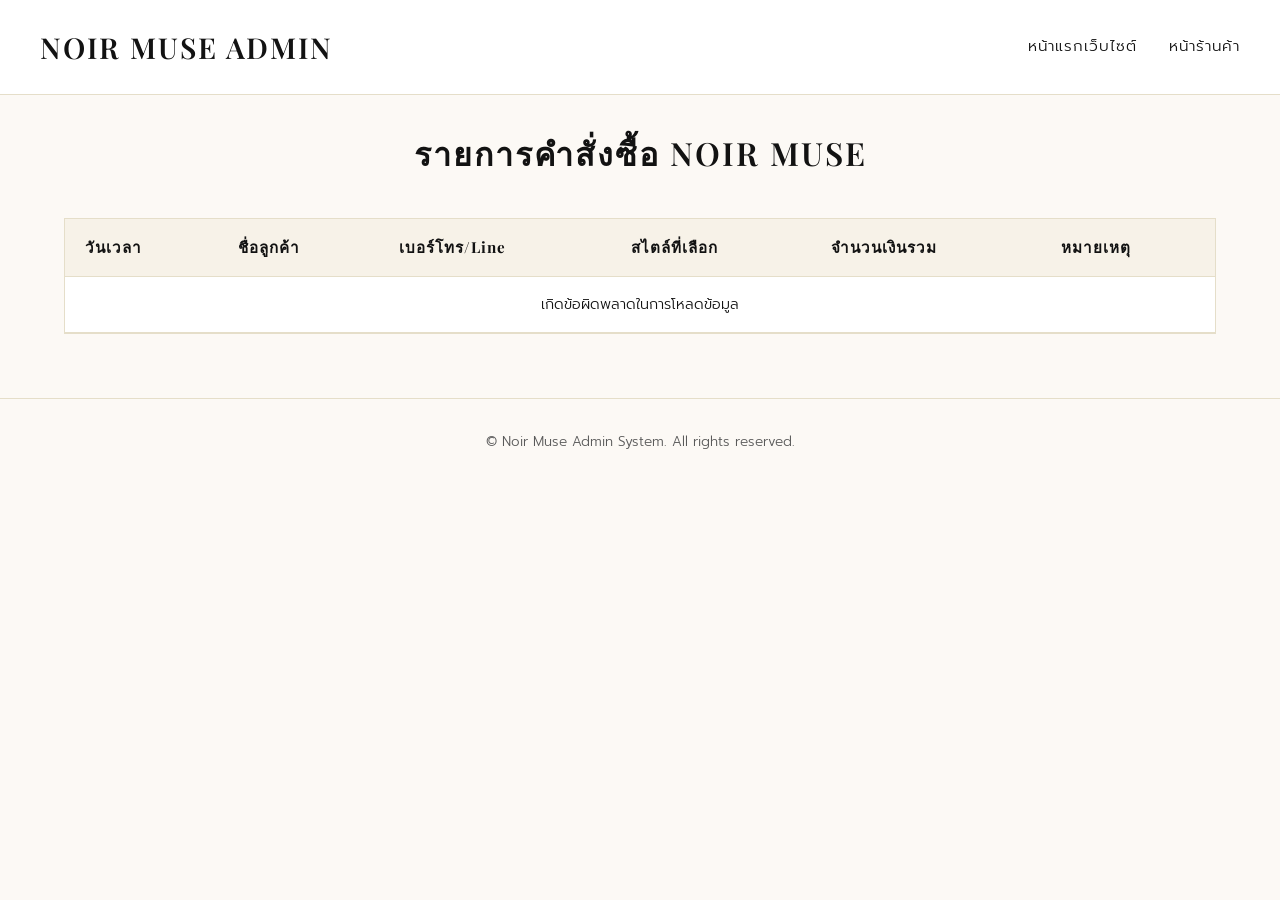
<file: admin.html>
<!DOCTYPE html>
<html lang="th">
<head>
  <meta charset="UTF-8">
  <meta name="viewport" content="width=device-width, initial-scale=1.0">
  <title>ระบบจัดการคำสั่งซื้อ | Noir Muse Admin</title>
  <link rel="stylesheet" href="style.css">
  <style>
    .admin-header {
      text-align: center;
      margin-bottom: 2.5rem;
    }

    .admin-header h1 {
      font-size: 2rem;
      text-transform: uppercase;
      letter-spacing: 2px;
    }

    .table-wrapper {
      overflow-x: auto;
      background-color: var(--card-bg);
      border: 1px solid var(--border-color);
    }

    table {
      width: 100%;
      border-collapse: collapse;
      text-align: left;
      font-size: 0.9rem;
    }

    th, td {
      padding: 1rem 1.25rem;
      border-bottom: 1px solid var(--border-color);
    }

    th {
      background-color: #f7f2e8;
      font-family: var(--font-serif);
      font-size: 0.95rem;
      letter-spacing: 1px;
      color: var(--text-primary);
      white-space: nowrap;
    }

    tr:hover {
      background-color: #faf7f0;
    }

    td {
      color: var(--text-primary);
    }

    footer {
      text-align: center;
      padding: 2rem;
      border-top: 1px solid var(--border-color);
      margin-top: 4rem;
      font-size: 0.85rem;
      color: var(--text-muted);
    }
  </style>
</head>
<body>

  <header>
    <div class="nav-container">
      <a href="index.html" class="brand-logo">Noir Muse Admin</a>
      <ul class="nav-links">
        <li><a href="index.html">หน้าแรกเว็บไซต์</a></li>
        <li><a href="product.html">หน้าร้านค้า</a></li>
      </ul>
    </div>
  </header>

  <main class="container">
    <div class="admin-header">
      <h1>รายการคำสั่งซื้อ Noir Muse</h1>
    </div>

    <div class="table-wrapper">
      <table id="ordersTable">
        <thead>
          <tr>
            <th>วันเวลา</th>
            <th>ชื่อลูกค้า</th>
            <th>เบอร์โทร/Line</th>
            <th>สไตล์ที่เลือก</th>
            <th>จำนวนเงินรวม</th>
            <th>หมายเหตุ</th>
          </tr>
        </thead>
        <tbody>
          <!-- script.js จะดึงข้อมูล CSV มาแสดงเรียงรายการล่าสุดขึ้นก่อน -->
        </tbody>
      </table>
    </div>
  </main>

  <footer>
    <p>&copy; Noir Muse Admin System. All rights reserved.</p>
  </footer>

  <script src="script.js"></script>
</body>
</html>
</file>
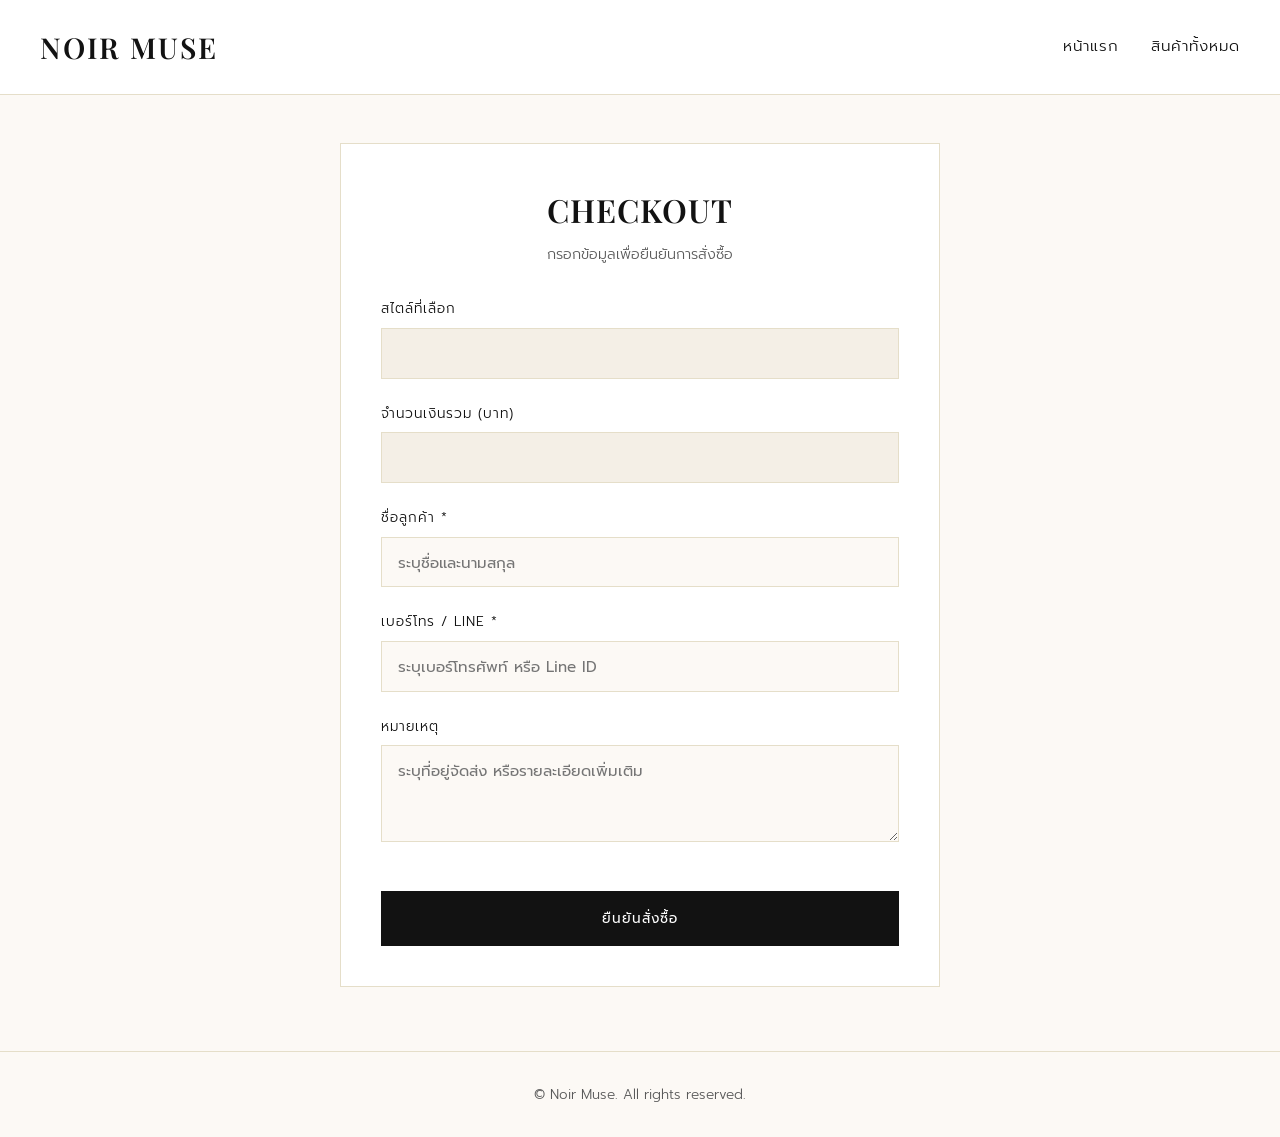
<file: order.html>
<!DOCTYPE html>
<html lang="th">
<head>
  <meta charset="UTF-8">
  <meta name="viewport" content="width=device-width, initial-scale=1.0">
  <title>สั่งซื้อสินค้า | Noir Muse</title>
  <link rel="stylesheet" href="style.css">
  <style>
    .order-container {
      max-width: 600px;
      margin: 3rem auto;
      padding: 2.5rem;
      background-color: var(--card-bg);
      border: 1px solid var(--border-color);
    }

    .order-title {
      text-align: center;
      font-size: 2rem;
      margin-bottom: 0.5rem;
      text-transform: uppercase;
    }

    .order-subtitle {
      text-align: center;
      color: var(--text-muted);
      font-size: 0.9rem;
      margin-bottom: 2rem;
    }

    .form-group {
      margin-bottom: 1.5rem;
    }

    .form-group label {
      display: block;
      font-size: 0.85rem;
      text-transform: uppercase;
      letter-spacing: 1px;
      margin-bottom: 0.5rem;
      color: var(--text-primary);
    }

    .form-group input,
    .form-group textarea {
      width: 100%;
      padding: 0.8rem 1rem;
      font-family: var(--font-body);
      font-size: 0.95rem;
      border: 1px solid var(--border-color);
      background-color: var(--bg-color);
      color: var(--text-primary);
      outline: none;
      transition: border-color 0.3s ease;
    }

    .form-group input:focus,
    .form-group textarea:focus {
      border-color: var(--accent-gold);
    }

    .form-group input[readonly] {
      background-color: #f4efe6;
      color: var(--text-muted);
      cursor: not-allowed;
    }

    .btn-submit {
      width: 100%;
      padding: 1rem;
      margin-top: 1rem;
    }

    footer {
      text-align: center;
      padding: 2rem;
      border-top: 1px solid var(--border-color);
      margin-top: 4rem;
      font-size: 0.85rem;
      color: var(--text-muted);
    }
  </style>
</head>
<body>

  <header>
    <div class="nav-container">
      <a href="index.html" class="brand-logo">Noir Muse</a>
      <ul class="nav-links">
        <li><a href="index.html">หน้าแรก</a></li>
        <li><a href="product.html">สินค้าทั้งหมด</a></li>
      </ul>
    </div>
  </header>

  <main class="container">
    <div class="order-container">
      <h1 class="order-title">Checkout</h1>
      <p class="order-subtitle">กรอกข้อมูลเพื่อยืนยันการสั่งซื้อ</p>
      
      <form id="orderForm">
        <div class="form-group">
          <label for="style">สไตล์ที่เลือก</label>
          <input type="text" id="style" name="style" readonly required>
        </div>

        <div class="form-group">
          <label for="total">จำนวนเงินรวม (บาท)</label>
          <input type="text" id="total" name="total" readonly required>
        </div>

        <div class="form-group">
          <label for="customerName">ชื่อลูกค้า *</label>
          <input type="text" id="customerName" name="customerName" placeholder="ระบุชื่อและนามสกุล" required>
        </div>

        <div class="form-group">
          <label for="contact">เบอร์โทร / Line *</label>
          <input type="text" id="contact" name="contact" placeholder="ระบุเบอร์โทรศัพท์ หรือ Line ID" required>
        </div>

        <div class="form-group">
          <label for="note">หมายเหตุ</label>
          <textarea id="note" name="note" rows="3" placeholder="ระบุที่อยู่จัดส่ง หรือรายละเอียดเพิ่มเติม"></textarea>
        </div>

        <button type="submit" class="btn btn-submit">ยืนยันสั่งซื้อ</button>
      </form>
    </div>
  </main>

  <footer>
    <p>&copy; Noir Muse. All rights reserved.</p>
  </footer>

  <script src="script.js"></script>
</body>
</html>
</file>
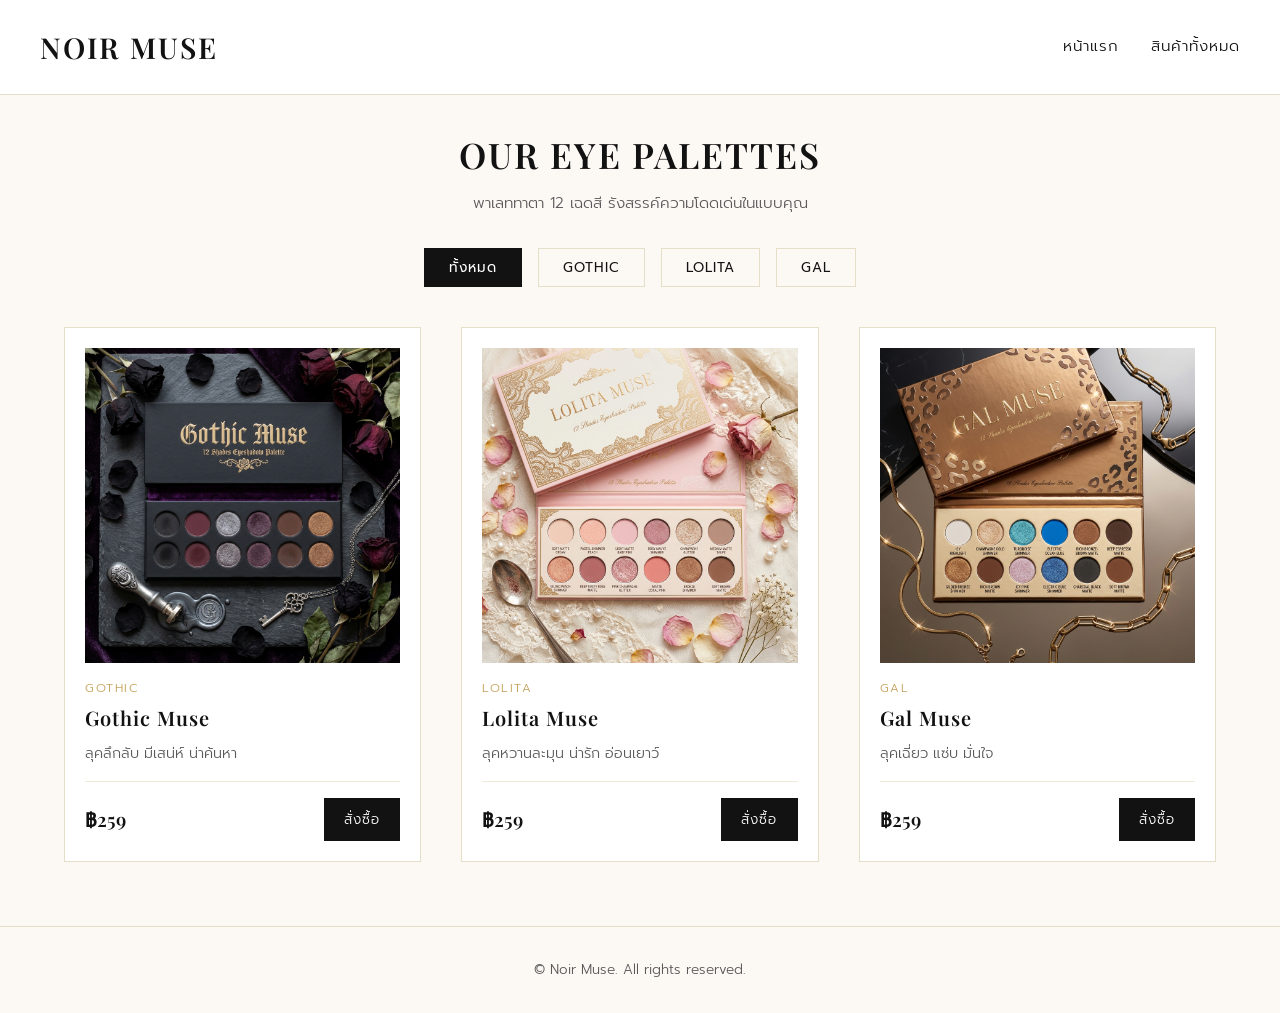
<file: product.html>
<!DOCTYPE html>
<html lang="th">
<head>
  <meta charset="UTF-8">
  <meta name="viewport" content="width=device-width, initial-scale=1.0">
  <title>สินค้าทั้งหมด | Noir Muse</title>
  <link rel="stylesheet" href="style.css">
  <style>
    .page-header {
      text-align: center;
      margin-bottom: 2rem;
    }

    .page-header h1 {
      font-size: 2.2rem;
      text-transform: uppercase;
      letter-spacing: 2px;
      margin-bottom: 0.5rem;
    }

    .page-header p {
      color: var(--text-muted);
      font-size: 0.95rem;
    }

    /* Filter Bar Styles */
    .filter-bar {
      display: flex;
      justify-content: center;
      gap: 1rem;
      flex-wrap: wrap;
      margin-bottom: 2.5rem;
    }

    .filter-btn {
      padding: 0.5rem 1.5rem;
      background-color: transparent;
      border: 1px solid var(--border-color);
      color: var(--text-primary);
      font-family: var(--font-body);
      font-size: 0.85rem;
      text-transform: uppercase;
      letter-spacing: 1px;
      cursor: pointer;
      transition: all 0.3s ease;
    }

    .filter-btn:hover,
    .filter-btn.active {
      background-color: var(--text-primary);
      color: #ffffff;
      border-color: var(--text-primary);
    }

    footer {
      text-align: center;
      padding: 2rem;
      border-top: 1px solid var(--border-color);
      margin-top: 4rem;
      font-size: 0.85rem;
      color: var(--text-muted);
    }
  </style>
</head>
<body>

  <!-- Header & Navigation -->
  <header>
    <div class="nav-container">
      <a href="index.html" class="brand-logo">Noir Muse</a>
      <ul class="nav-links">
        <li><a href="index.html">หน้าแรก</a></li>
        <li><a href="product.html">สินค้าทั้งหมด</a></li>
      </ul>
    </div>
  </header>

  <!-- Main Content -->
  <main class="container">
    <div class="page-header">
      <h1>Our Eye Palettes</h1>
      <p>พาเลททาตา 12 เฉดสี รังสรรค์ความโดดเด่นในแบบคุณ</p>
    </div>

    <!-- Filter Bar (script.js จะใช้ควบคุม) -->
    <div id="filter-bar" class="filter-bar">
      <button class="filter-btn active" data-style="all">ทั้งหมด</button>
      <button class="filter-btn" data-style="gothic">Gothic</button>
      <button class="filter-btn" data-style="lolita">Lolita</button>
      <button class="filter-btn" data-style="gal">Gal</button>
    </div>

    <!-- Product List (script.js จะ render ข้อมูลใส่ที่นี่) -->
    <div id="product-list" class="product-grid"></div>
  </main>

  <footer>
    <p>&copy; Noir Muse. All rights reserved.</p>
  </footer>

  <script src="script.js"></script>
</body>
</html>
</file>
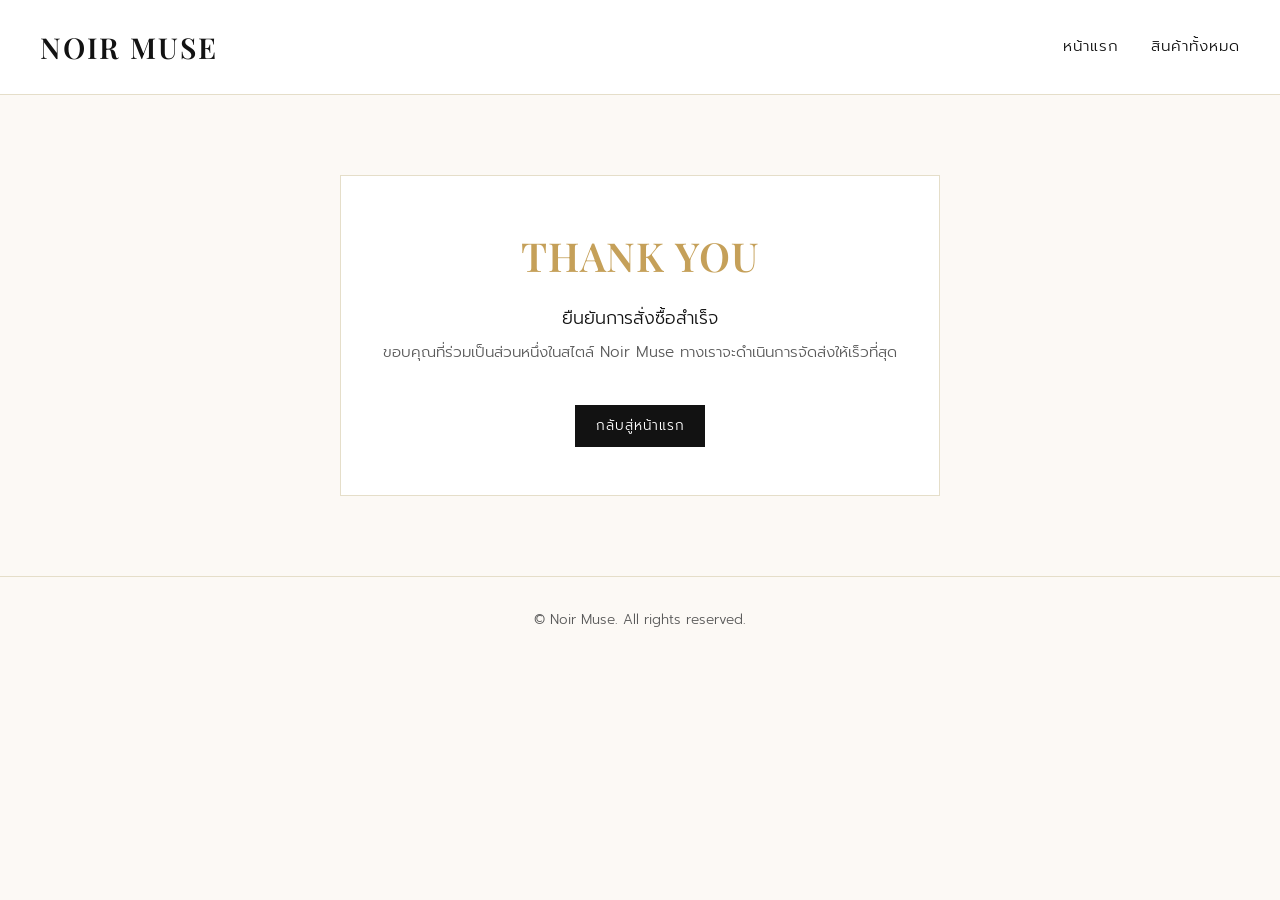
<file: thankyou.html>
<!DOCTYPE html>
<html lang="th">
<head>
  <meta charset="UTF-8">
  <meta name="viewport" content="width=device-width, initial-scale=1.0">
  <title>ขอบคุณสำหรับการสั่งซื้อ | Noir Muse</title>
  <link rel="stylesheet" href="style.css">
  <style>
    .thankyou-container {
      max-width: 600px;
      margin: 5rem auto;
      padding: 3rem 2rem;
      text-align: center;
      background-color: var(--card-bg);
      border: 1px solid var(--border-color);
    }

    .thankyou-title {
      font-size: 2.5rem;
      color: var(--accent-gold);
      margin-bottom: 1rem;
      text-transform: uppercase;
    }

    .thankyou-message {
      font-size: 1.1rem;
      margin-bottom: 0.5rem;
    }

    .thankyou-subtext {
      color: var(--text-muted);
      font-size: 0.95rem;
      margin-bottom: 2.5rem;
    }

    footer {
      text-align: center;
      padding: 2rem;
      border-top: 1px solid var(--border-color);
      margin-top: 4rem;
      font-size: 0.85rem;
      color: var(--text-muted);
    }
  </style>
</head>
<body>

  <header>
    <div class="nav-container">
      <a href="index.html" class="brand-logo">Noir Muse</a>
      <ul class="nav-links">
        <li><a href="index.html">หน้าแรก</a></li>
        <li><a href="product.html">สินค้าทั้งหมด</a></li>
      </ul>
    </div>
  </header>

  <main class="container">
    <div class="thankyou-container">
      <h1 class="thankyou-title">Thank You</h1>
      <p class="thankyou-message">ยืนยันการสั่งซื้อสำเร็จ</p>
      <p class="thankyou-subtext">ขอบคุณที่ร่วมเป็นส่วนหนึ่งในสไตล์ Noir Muse ทางเราจะดำเนินการจัดส่งให้เร็วที่สุด</p>
      <a href="index.html" class="btn">กลับสู่หน้าแรก</a>
    </div>
  </main>

  <footer>
    <p>&copy; Noir Muse. All rights reserved.</p>
  </footer>

</body>
</html>
</file>
<file: style.css>
/* Import Fonts: Playfair Display (Headings) & Prompt (Thai Body Text) */
@import url('https://fonts.googleapis.com/css2?family=Playfair+Display:ital,wght@0,400;0,600;1,400&family=Prompt:wght@300;400;500&display=swap');

:root {
  --bg-color: #fcf9f5;         /* ครีมเบจ */
  --card-bg: #ffffff;
  --text-primary: #121212;     /* ดำแมตต์ */
  --text-muted: #5A5A5A;
  --accent-gold: #c5a059;     /* บรอนซ์ทอง */
  --accent-gold-hover: #a3803c;
  --border-color: #e5dec9;     /* เส้นขอบทองอ่อนนุ่มตา */
  --border-dark: #121212;
  
  --font-serif: 'Playfair Display', Georgia, 'Times New Roman', serif;
  --font-body: 'Prompt', sans-serif;
}

* {
  box-sizing: border-box;
  margin: 0;
  padding: 0;
}

body {
  background-color: var(--bg-color);
  color: var(--text-primary);
  font-family: var(--font-body);
  line-height: 1.6;
  font-weight: 300;
}

/* Typography */
h1, h2, h3, h4, .brand-logo {
  font-family: var(--font-serif);
  letter-spacing: 1px;
  font-weight: 600;
}

a {
  color: var(--text-primary);
  text-decoration: none;
  transition: color 0.3s ease;
}

/* Header & Navigation */
header {
  background-color: var(--card-bg);
  border-bottom: 1px solid var(--border-color);
  padding: 1.5rem 2rem;
  position: sticky;
  top: 0;
  z-index: 100;
}

.nav-container {
  max-width: 1200px;
  margin: 0 auto;
  display: flex;
  justify-content: space-between;
  align-items: center;
}

.brand-logo {
  font-size: 1.8rem;
  text-transform: uppercase;
  letter-spacing: 2px;
  color: var(--text-primary);
}

.nav-links {
  display: flex;
  gap: 2rem;
  list-style: none;
}

.nav-links a {
  font-size: 0.95rem;
  text-transform: uppercase;
  letter-spacing: 1px;
}

.nav-links a:hover {
  color: var(--accent-gold);
}

/* Layout & Containers */
.container {
  max-width: 1200px;
  margin: 2rem auto;
  padding: 0 1.5rem;
}

/* Product Cards Grid */
.product-grid {
  display: grid;
  grid-template-columns: repeat(auto-fill, minmax(300px, 1fr));
  gap: 2.5rem;
  margin-top: 2rem;
}

.product-card {
  background-color: var(--card-bg);
  border: 1px solid var(--border-color);
  padding: 1.25rem;
  transition: transform 0.3s ease, box-shadow 0.3s ease, border-color 0.3s ease;
  display: flex;
  flex-direction: column;
}

.product-card:hover {
  transform: translateY(-4px);
  border-color: var(--accent-gold);
  box-shadow: 0 10px 20px rgba(0, 0, 0, 0.04);
}

.product-image-wrap {
  width: 100%;
  aspect-ratio: 1 / 1;
  overflow: hidden;
  background-color: #f0f0f0;
  margin-bottom: 1rem;
}

.product-image-wrap img {
  width: 100%;
  height: 100%;
  object-fit: cover;
  transition: scale 0.5s ease;
}

.product-card:hover .product-image-wrap img {
  scale: 1.05;
}

.product-tag {
  font-size: 0.75rem;
  text-transform: uppercase;
  letter-spacing: 1.5px;
  color: var(--accent-gold);
  margin-bottom: 0.25rem;
}

.product-title {
  font-size: 1.25rem;
  margin-bottom: 0.5rem;
}

.product-description {
  font-size: 0.9rem;
  color: var(--text-muted);
  margin-bottom: 1rem;
  flex-grow: 1;
}

.product-footer {
  display: flex;
  justify-content: space-between;
  align-items: center;
  margin-top: auto;
  padding-top: 1rem;
  border-top: 1px solid #f0eada;
}

.product-price {
  font-family: var(--font-serif);
  font-size: 1.2rem;
  font-weight: 600;
}

/* Buttons */
.btn {
  display: inline-block;
  padding: 0.6rem 1.2rem;
  font-family: var(--font-body);
  font-size: 0.85rem;
  text-transform: uppercase;
  letter-spacing: 1px;
  border: 1px solid var(--border-dark);
  background-color: var(--text-primary);
  color: #ffffff;
  cursor: pointer;
  transition: all 0.3s ease;
}

.btn:hover {
  background-color: transparent;
  color: var(--text-primary);
  border-color: var(--accent-gold);
}

.btn-outline {
  background-color: transparent;
  color: var(--text-primary);
  border: 1px solid var(--border-color);
}

.btn-outline:hover {
  border-color: var(--accent-gold);
  color: var(--accent-gold);
}

/* Responsive Design */
@media (max-width: 768px) {
  .nav-container {
    flex-direction: column;
    gap: 1rem;
  }
  
  .product-grid {
    grid-template-columns: 1fr;
    gap: 1.5rem;
  }
}
</file>
